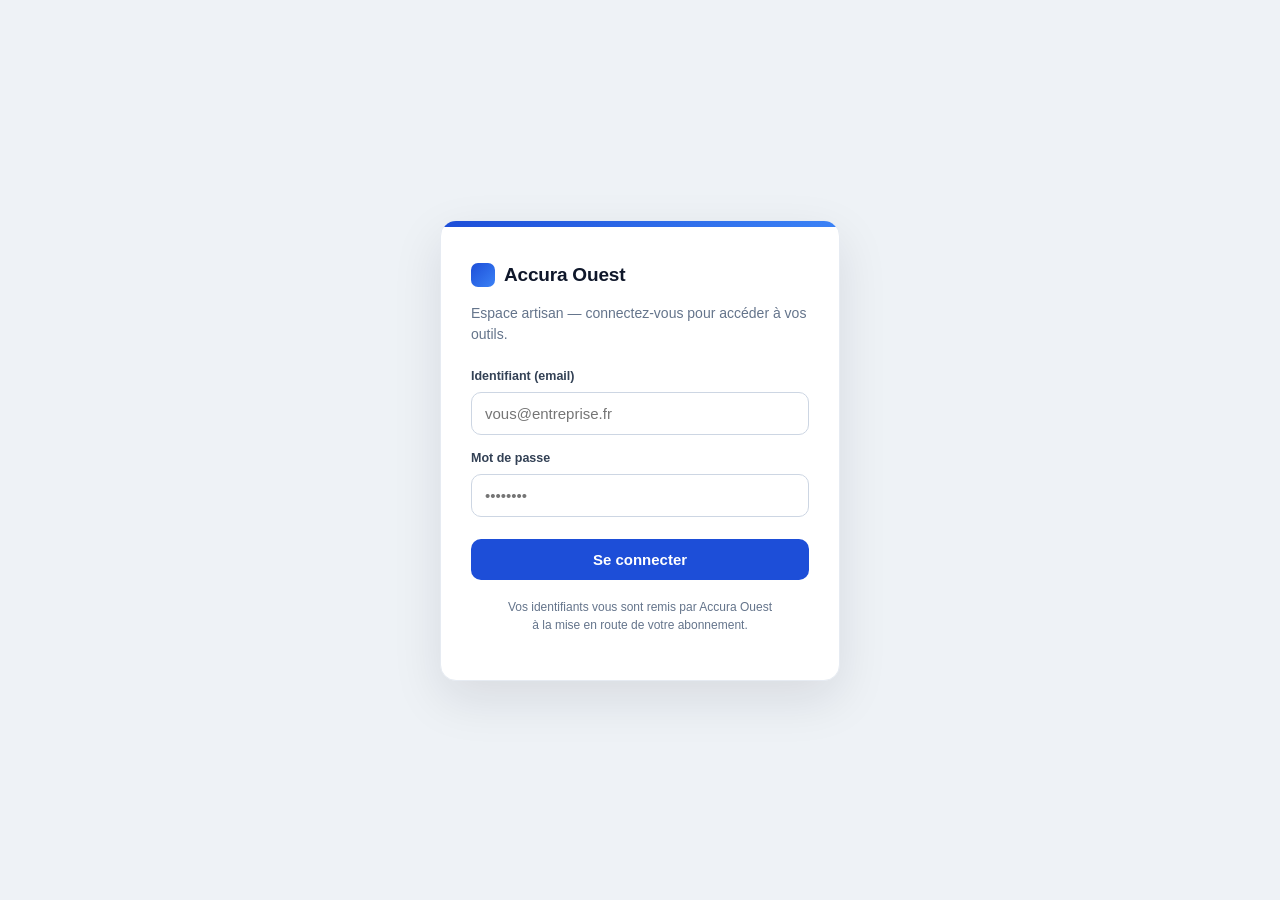
<file: agents/platform/static/espace.html>
<!doctype html>
<html lang="fr">
<head>
<meta charset="utf-8">
<meta name="viewport" content="width=device-width, initial-scale=1">
<title>Espace artisan — Accura Ouest</title>
<style>
  *{box-sizing:border-box}
  :root{
    --blue:#1d4ed8;--blue2:#3b82f6;--ink:#0f172a;--muted:#64748b;
    --line:#e6ebf2;--bg:#eef2f6;--card:#fff;--soft:#f8fafc;--ok:#15803d;--lock:#94a3b8;
  }
  html,body{margin:0}
  body{font-family:-apple-system,BlinkMacSystemFont,"Segoe UI",Roboto,Helvetica,Arial,sans-serif;
    color:var(--ink);background:var(--bg);font-size:15px;line-height:1.5;-webkit-font-smoothing:antialiased}
  a{color:inherit}
  .hidden{display:none!important}

  /* ---------- Connexion ---------- */
  .login-wrap{min-height:100vh;display:flex;align-items:center;justify-content:center;padding:24px}
  .login-card{width:100%;max-width:400px;background:var(--card);border:1px solid var(--line);
    border-radius:16px;box-shadow:0 18px 50px rgba(15,23,42,.10);overflow:hidden}
  .accent-bar{height:6px;background:linear-gradient(90deg,var(--blue),var(--blue2))}
  .login-inner{padding:34px 30px}
  .wordmark{font-weight:800;letter-spacing:-.01em;font-size:19px;display:flex;align-items:center;gap:9px}
  .logo-dot{width:24px;height:24px;border-radius:7px;background:linear-gradient(135deg,var(--blue),var(--blue2));
    display:inline-block;flex:0 0 auto}
  .login-sub{color:var(--muted);margin:14px 0 22px;font-size:14px}
  label{display:block;font-size:12.5px;font-weight:700;color:#334155;margin:14px 0 6px}
  input{width:100%;padding:12px 13px;border:1px solid #cdd6e3;border-radius:10px;font-size:15px;
    color:var(--ink);background:#fff;outline:none}
  input:focus{border-color:var(--blue);box-shadow:0 0 0 3px rgba(29,78,216,.12)}
  .btn{display:inline-flex;align-items:center;justify-content:center;gap:8px;background:var(--blue);
    color:#fff;font-weight:700;font-size:15px;padding:12px 18px;border-radius:10px;border:0;cursor:pointer;
    text-decoration:none}
  .btn:hover{background:#1a44bd}
  .btn.full{width:100%;margin-top:22px}
  .btn.ghost{background:#fff;color:var(--ink);border:1px solid #cdd6e3}
  .btn.ghost:hover{background:#f8fafc}
  .btn.sm{padding:8px 13px;font-size:13.5px;border-radius:8px}
  .msg{margin-top:14px;font-size:13.5px;padding:10px 12px;border-radius:8px;display:none}
  .msg.err{display:block;background:#fef2f2;border:1px solid #fecaca;color:#b91c1c}
  .hint{margin-top:18px;font-size:12px;color:var(--muted);text-align:center;line-height:1.5}

  /* ---------- Espace ---------- */
  .topbar{position:sticky;top:0;z-index:5;background:#fff;border-bottom:1px solid var(--line)}
  .topbar-in{max-width:1080px;margin:0 auto;padding:14px 22px;display:flex;align-items:center;justify-content:space-between;gap:14px}
  .top-right{display:flex;align-items:center;gap:14px;min-width:0}
  .who{text-align:right;min-width:0}
  .who .co{font-weight:700;font-size:14px;white-space:nowrap;overflow:hidden;text-overflow:ellipsis;max-width:46vw}
  .badge{display:inline-block;font-size:11px;font-weight:800;letter-spacing:.03em;text-transform:uppercase;
    color:var(--blue);background:#eef3ff;border:1px solid #dbe5ff;padding:3px 9px;border-radius:999px;margin-top:2px}
  .logout{color:var(--muted);font-size:13px;text-decoration:none;white-space:nowrap}
  .logout:hover{color:var(--ink)}
  main{max-width:1080px;margin:0 auto;padding:26px 22px 60px}
  h1{font-size:24px;letter-spacing:-.01em;margin:6px 0 4px}
  .lead{color:var(--muted);margin:0 0 24px}
  .section-title{font-size:12px;text-transform:uppercase;letter-spacing:.08em;color:var(--muted);
    font-weight:800;margin:30px 0 12px}

  .agents{display:grid;grid-template-columns:repeat(3,1fr);gap:14px}
  .agent{background:var(--card);border:1px solid var(--line);border-radius:14px;padding:18px;
    display:flex;flex-direction:column;gap:10px;min-height:132px}
  .agent .ico{width:42px;height:42px;border-radius:11px;background:linear-gradient(135deg,var(--blue),var(--blue2));
    display:flex;align-items:center;justify-content:center;color:#fff}
  .agent h3{margin:0;font-size:15.5px}
  .agent p{margin:0;color:var(--muted);font-size:13px;line-height:1.45}
  .agent.locked{background:#f6f8fb;border-style:dashed}
  .agent.locked .ico{background:#e2e8f0;color:var(--lock)}
  .agent.locked h3{color:#64748b}
  .lock-tag{margin-top:auto;font-size:11.5px;font-weight:700;color:#b45309;background:#fffbeb;
    border:1px solid #fde68a;padding:4px 8px;border-radius:7px;align-self:flex-start}
  .ok-tag{margin-top:auto;font-size:11.5px;font-weight:700;color:var(--ok);align-self:flex-start;
    display:inline-flex;align-items:center;gap:5px}

  .panel{background:var(--card);border:1px solid var(--line);border-radius:14px;padding:20px;margin-top:14px}
  .panel h2{margin:0 0 4px;font-size:17px}
  .panel .sub{color:var(--muted);font-size:13.5px;margin:0 0 14px}
  textarea{width:100%;min-height:96px;padding:13px;border:1px solid #cdd6e3;border-radius:10px;font:inherit;
    resize:vertical;outline:none}
  textarea:focus{border-color:var(--blue);box-shadow:0 0 0 3px rgba(29,78,216,.12)}
  .row{display:flex;gap:10px;align-items:center;flex-wrap:wrap;margin-top:12px}
  .result{margin-top:14px;border:1px solid #dbe5ff;background:#f5f8ff;border-radius:10px;padding:14px 16px;display:none}
  .result.show{display:block}
  .result .amount{font-size:22px;font-weight:800;color:var(--blue)}

  .list{display:flex;flex-direction:column;gap:10px}
  .item{display:flex;align-items:center;justify-content:space-between;gap:12px;border:1px solid var(--line);
    border-radius:11px;padding:13px 15px;background:#fff}
  .item .meta{min-width:0}
  .item .meta .t{font-weight:700;font-size:14px}
  .item .meta .d{color:var(--muted);font-size:12.5px;margin-top:2px}
  .item .amt{font-weight:800;white-space:nowrap}
  .item .acts{display:flex;gap:8px;flex-wrap:wrap;justify-content:flex-end}
  .empty{color:var(--muted);font-size:13.5px;padding:8px 2px}
  .spin{display:inline-block;width:15px;height:15px;border:2px solid rgba(255,255,255,.5);
    border-top-color:#fff;border-radius:50%;animation:r .7s linear infinite}
  @keyframes r{to{transform:rotate(360deg)}}

  @media(max-width:860px){.agents{grid-template-columns:repeat(2,1fr)}}
  @media(max-width:560px){
    .agents{grid-template-columns:1fr}
    h1{font-size:21px}
    .who .co{max-width:40vw}
    .item{flex-direction:column;align-items:flex-start}
    .item .acts{justify-content:flex-start}
  }
</style>
</head>
<body>

<!-- ============ CONNEXION ============ -->
<div id="login" class="login-wrap">
  <div class="login-card">
    <div class="accent-bar"></div>
    <div class="login-inner">
      <div class="wordmark"><span class="logo-dot"></span> Accura Ouest</div>
      <p class="login-sub">Espace artisan — connectez-vous pour accéder à vos outils.</p>
      <form id="loginForm">
        <label for="login">Identifiant (email)</label>
        <input id="loginInput" type="email" autocomplete="username" placeholder="vous@entreprise.fr" required>
        <label for="password">Mot de passe</label>
        <input id="pwInput" type="password" autocomplete="current-password" placeholder="••••••••" required>
        <button class="btn full" type="submit" id="loginBtn">Se connecter</button>
        <div id="loginMsg" class="msg"></div>
      </form>
      <p class="hint">Vos identifiants vous sont remis par Accura Ouest<br>à la mise en route de votre abonnement.</p>
    </div>
  </div>
</div>

<!-- ============ ESPACE ============ -->
<div id="app" class="hidden">
  <header class="topbar">
    <div class="topbar-in">
      <div class="wordmark"><span class="logo-dot"></span> Accura Ouest</div>
      <div class="top-right">
        <div class="who">
          <div class="co" id="coName">—</div>
          <span class="badge" id="planBadge">—</span>
        </div>
        <a href="#" class="logout" id="logout">Déconnexion</a>
      </div>
    </div>
  </header>

  <main>
    <h1 id="hello">Bonjour</h1>
    <p class="lead" id="leadLine">Voici vos outils Accura.</p>

    <div class="section-title">Vos agents</div>
    <div class="agents" id="agents"></div>

    <div id="devisPanel" class="hidden">
      <div class="section-title">Nouveau devis</div>
      <div class="panel">
        <h2>Dictez ou écrivez votre chantier</h2>
        <p class="sub">Décrivez la demande (ville, surface, travaux). Le devis PDF sort en quelques secondes.</p>
        <textarea id="devisText" placeholder="Ex : Rénovation salle de bain à Nantes, environ 6 m², douche italienne, meuble vasque, carrelage sol et mur, gamme standard."></textarea>
        <div class="row">
          <button class="btn" id="genBtn">Générer le devis</button>
          <span class="empty" id="genHint">Aucun prix n'est inventé : tout vient de votre grille tarifaire.</span>
        </div>
        <div class="result" id="devisResult"></div>
      </div>

      <div class="section-title">Vos devis</div>
      <div class="panel">
        <div class="list" id="quotesList"><div class="empty">Chargement…</div></div>
      </div>
    </div>

    <div id="leadsPanel" class="hidden">
      <div class="section-title">Vos prospects</div>
      <div class="panel">
        <p class="sub">Chantiers qualifiés à démarcher autour de chez vous, livrés chaque semaine.</p>
        <div class="list" id="leadsList"><div class="empty">Chargement…</div></div>
      </div>
    </div>
  </main>
</div>

<script>
const API = "/api/v1";
const ICONS = {
  devis:'<svg width="22" height="22" viewBox="0 0 24 24" fill="none" stroke="currentColor" stroke-width="1.8" stroke-linecap="round" stroke-linejoin="round"><path d="M14 3H7a2 2 0 0 0-2 2v14a2 2 0 0 0 2 2h10a2 2 0 0 0 2-2V8z"/><path d="M14 3v5h5"/><path d="M9 13h6M9 17h6"/></svg>',
  factures:'<svg width="22" height="22" viewBox="0 0 24 24" fill="none" stroke="currentColor" stroke-width="1.8" stroke-linecap="round" stroke-linejoin="round"><path d="M6 2h12v20l-3-2-3 2-3-2-3 2z"/><path d="M9 7h6M9 11h6"/></svg>',
  relances:'<svg width="22" height="22" viewBox="0 0 24 24" fill="none" stroke="currentColor" stroke-width="1.8" stroke-linecap="round" stroke-linejoin="round"><circle cx="12" cy="12" r="9"/><path d="M12 7v5l3 2"/></svg>',
  avis_google:'<svg width="22" height="22" viewBox="0 0 24 24" fill="none" stroke="currentColor" stroke-width="1.8" stroke-linecap="round" stroke-linejoin="round"><path d="M12 3l2.7 5.5 6 .9-4.3 4.2 1 6-5.4-2.8L6.6 19.6l1-6L3.3 9.4l6-.9z"/></svg>',
  crm:'<svg width="22" height="22" viewBox="0 0 24 24" fill="none" stroke="currentColor" stroke-width="1.8" stroke-linecap="round" stroke-linejoin="round"><path d="M4 6h11M4 12h11M4 18h7"/><path d="M18 9l2 2 3-3"/></svg>',
  acquisition:'<svg width="22" height="22" viewBox="0 0 24 24" fill="none" stroke="currentColor" stroke-width="1.8" stroke-linecap="round" stroke-linejoin="round"><circle cx="12" cy="12" r="8"/><circle cx="12" cy="12" r="3.4"/><path d="M12 2v3M12 19v3M2 12h3M19 12h3"/></svg>',
};
const META = {
  devis:{t:"Devis",d:"Dictez ou écrivez, recevez un devis PDF prêt à envoyer en 2 minutes."},
  factures:{t:"Factures",d:"Facture d'acompte ou de solde à partir d'un devis validé."},
  relances:{t:"Relances",d:"Messages de relance J+3, J+7 et J+15 prêts à envoyer."},
  avis_google:{t:"Avis Google",d:"Message de demande d'avis à envoyer après un chantier."},
  crm:{t:"Suivi (CRM)",d:"Vos devis suivis : envoyé, relancé, signé ou perdu."},
  acquisition:{t:"Prospects",d:"2 à 3 chantiers qualifiés livrés chaque semaine, sans prospecter."},
};
const ALL_AGENTS = ["devis","factures","relances","avis_google","crm","acquisition"];
// Capacité du plan requise par chaque carte (mêmes règles que le back, api._AGENT_PAR_ACTION).
// Les factures font partie du socle Fondation : incluses dès que "devis" l'est.
const REQUIRES = {devis:"devis",factures:"devis",relances:"relances",avis_google:"avis_google",crm:"crm",acquisition:"acquisition"};
const UNLOCK = {acquisition:"Croissance"};

let TOKEN = localStorage.getItem("accura_token") || "";

function authHeaders(extra){ return Object.assign({"Authorization":"Bearer "+TOKEN}, extra||{}); }
async function apiGet(path){ const r=await fetch(API+path,{headers:authHeaders()}); if(r.status===401){logout();throw new Error("session");} return r.json(); }
async function apiPost(path,body){ const r=await fetch(API+path,{method:"POST",headers:authHeaders({"Content-Type":"application/json"}),body:JSON.stringify(body||{})}); const d=await r.json().catch(()=>({})); if(!r.ok) throw new Error(d.error||("Erreur "+r.status)); return d; }
function eur(v){ return (Number(v)||0).toLocaleString("fr-FR",{minimumFractionDigits:2,maximumFractionDigits:2})+" €"; }

async function download(url){
  const r = await fetch(url,{headers:authHeaders()});
  if(!r.ok){ alert("Téléchargement indisponible."); return; }
  const blob = await r.blob();
  const a = document.createElement("a");
  a.href = URL.createObjectURL(blob); a.download = url.split("/").pop();
  document.body.appendChild(a); a.click(); a.remove();
}

/* ---------- Connexion ---------- */
const loginForm=document.getElementById("loginForm");
loginForm.addEventListener("submit", async (e)=>{
  e.preventDefault();
  const btn=document.getElementById("loginBtn"), msg=document.getElementById("loginMsg");
  msg.className="msg"; btn.disabled=true; btn.innerHTML='<span class="spin"></span>';
  try{
    const r=await fetch(API+"/auth/login",{method:"POST",headers:{"Content-Type":"application/json"},
      body:JSON.stringify({login:loginInput.value.trim(),password:pwInput.value})});
    const d=await r.json().catch(()=>({}));
    if(!r.ok) throw new Error(d.error||"Connexion impossible");
    TOKEN=d.token; localStorage.setItem("accura_token",TOKEN);
    render(d.account); show("app");
  }catch(err){ msg.textContent=err.message; msg.className="msg err"; }
  finally{ btn.disabled=false; btn.textContent="Se connecter"; }
});
document.getElementById("logout").addEventListener("click",(e)=>{e.preventDefault();logout();});
function logout(){ TOKEN=""; localStorage.removeItem("accura_token"); show("login"); }
function show(which){ document.getElementById("login").classList.toggle("hidden",which!=="login");
  document.getElementById("app").classList.toggle("hidden",which!=="app"); }

/* ---------- Rendu de l'espace ---------- */
function render(account){
  const co=account.company?.name||"Votre entreprise";
  const plan=account.plan||{}; const agents=plan.agents||[];
  document.getElementById("coName").textContent=co;
  document.getElementById("planBadge").textContent="Offre "+(plan.label||"—");
  document.getElementById("hello").textContent="Bonjour, "+co;
  document.getElementById("leadLine").textContent="Votre offre "+(plan.label||"")+" — voici tout ce qui est inclus.";

  // Cartes agents
  const grid=document.getElementById("agents"); grid.innerHTML="";
  ALL_AGENTS.forEach(key=>{
    const has=agents.includes(REQUIRES[key]), m=META[key];
    const el=document.createElement("div");
    el.className="agent"+(has?"":" locked");
    el.innerHTML=`<div class="ico">${ICONS[key]}</div><h3>${m.t}</h3><p>${m.d}</p>`+
      (has?`<span class="ok-tag">✓ Inclus</span>`
          :`<span class="lock-tag">Dès l'offre ${UNLOCK[key]||"supérieure"}</span>`);
    grid.appendChild(el);
  });

  // Panneau devis
  document.getElementById("devisPanel").classList.toggle("hidden",!agents.includes("devis"));
  if(agents.includes("devis")) loadQuotes();
  // Panneau prospects
  document.getElementById("leadsPanel").classList.toggle("hidden",!agents.includes("acquisition"));
  if(agents.includes("acquisition")) loadLeads();
}

/* ---------- Devis ---------- */
document.getElementById("genBtn").addEventListener("click", async ()=>{
  const btn=document.getElementById("genBtn"), out=document.getElementById("devisResult");
  const text=document.getElementById("devisText").value.trim();
  btn.disabled=true; btn.innerHTML='<span class="spin"></span> Génération…';
  try{
    const d=await apiPost("/devis",{text});
    out.className="result show";
    out.innerHTML=`<div class="amount">${eur(d.totaux.total_ttc)} TTC</div>`+
      `<p class="sub" style="margin:6px 0 12px">Devis ${d.id_devis} — ${d.message_client?d.message_client.slice(0,150):""}</p>`+
      `<button class="btn sm" onclick="download('${d.exports.pdf}')">Télécharger le PDF</button>`;
    document.getElementById("devisText").value="";
    loadQuotes();
  }catch(err){ out.className="result show"; out.innerHTML='<span style="color:#b91c1c">'+err.message+'</span>'; }
  finally{ btn.disabled=false; btn.textContent="Générer le devis"; }
});

async function loadQuotes(){
  const box=document.getElementById("quotesList");
  try{
    const items=await apiGet("/devis");
    if(!items.length){ box.innerHTML='<div class="empty">Aucun devis pour l\'instant. Générez le premier ci-dessus.</div>'; return; }
    box.innerHTML="";
    items.forEach(q=>{
      const el=document.createElement("div"); el.className="item";
      el.innerHTML=`<div class="meta"><div class="t">${q.ville||"Chantier"} — ${q.chantier||"devis"}</div>`+
        `<div class="d">${q.id} · ${q.date||""}</div></div>`+
        `<div class="amt">${eur(q.total_ttc)}</div>`+
        `<div class="acts">`+
          (q.exports?.pdf?`<button class="btn ghost sm" onclick="download('${q.exports.pdf}')">PDF</button>`:"")+
          `<button class="btn sm" onclick="makeInvoice('${q.id}')">Facture d'acompte</button>`+
        `</div>`;
      box.appendChild(el);
    });
  }catch(e){ box.innerHTML='<div class="empty">Impossible de charger les devis.</div>'; }
}

async function makeInvoice(id){
  try{ const f=await apiPost("/factures",{quote_id:id,type:"acompte"});
    if(f.exports?.pdf) download(f.exports.pdf); else alert("Facture créée : "+(f.id_facture||""));
  }catch(e){ alert(e.message); }
}

async function loadLeads(){
  const box=document.getElementById("leadsList");
  try{
    const items=await apiGet("/leads");
    if(!items.length){ box.innerHTML='<div class="empty">Aucun prospect livré cette semaine pour l\'instant.</div>'; return; }
    box.innerHTML="";
    items.forEach(l=>{
      const el=document.createElement("div"); el.className="item";
      el.innerHTML=`<div class="meta"><div class="t">${l.commune||"Commune ?"} — ${l.type_dossier||l.metier||"chantier"}</div>`+
        `<div class="d">${l.prochaine_action||l.description||""}</div></div>`+
        `<div class="amt">${l.score!=null?l.score+"/100":""}</div>`;
      box.appendChild(el);
    });
  }catch(e){ box.innerHTML='<div class="empty">Impossible de charger les prospects.</div>'; }
}

/* ---------- Au chargement : session existante ? ---------- */
(async function init(){
  if(!TOKEN){ show("login"); return; }
  try{ const acc=await apiGet("/me"); render(acc); show("app"); }
  catch(e){ show("login"); }
})();
</script>
</body>
</html>
</file>
